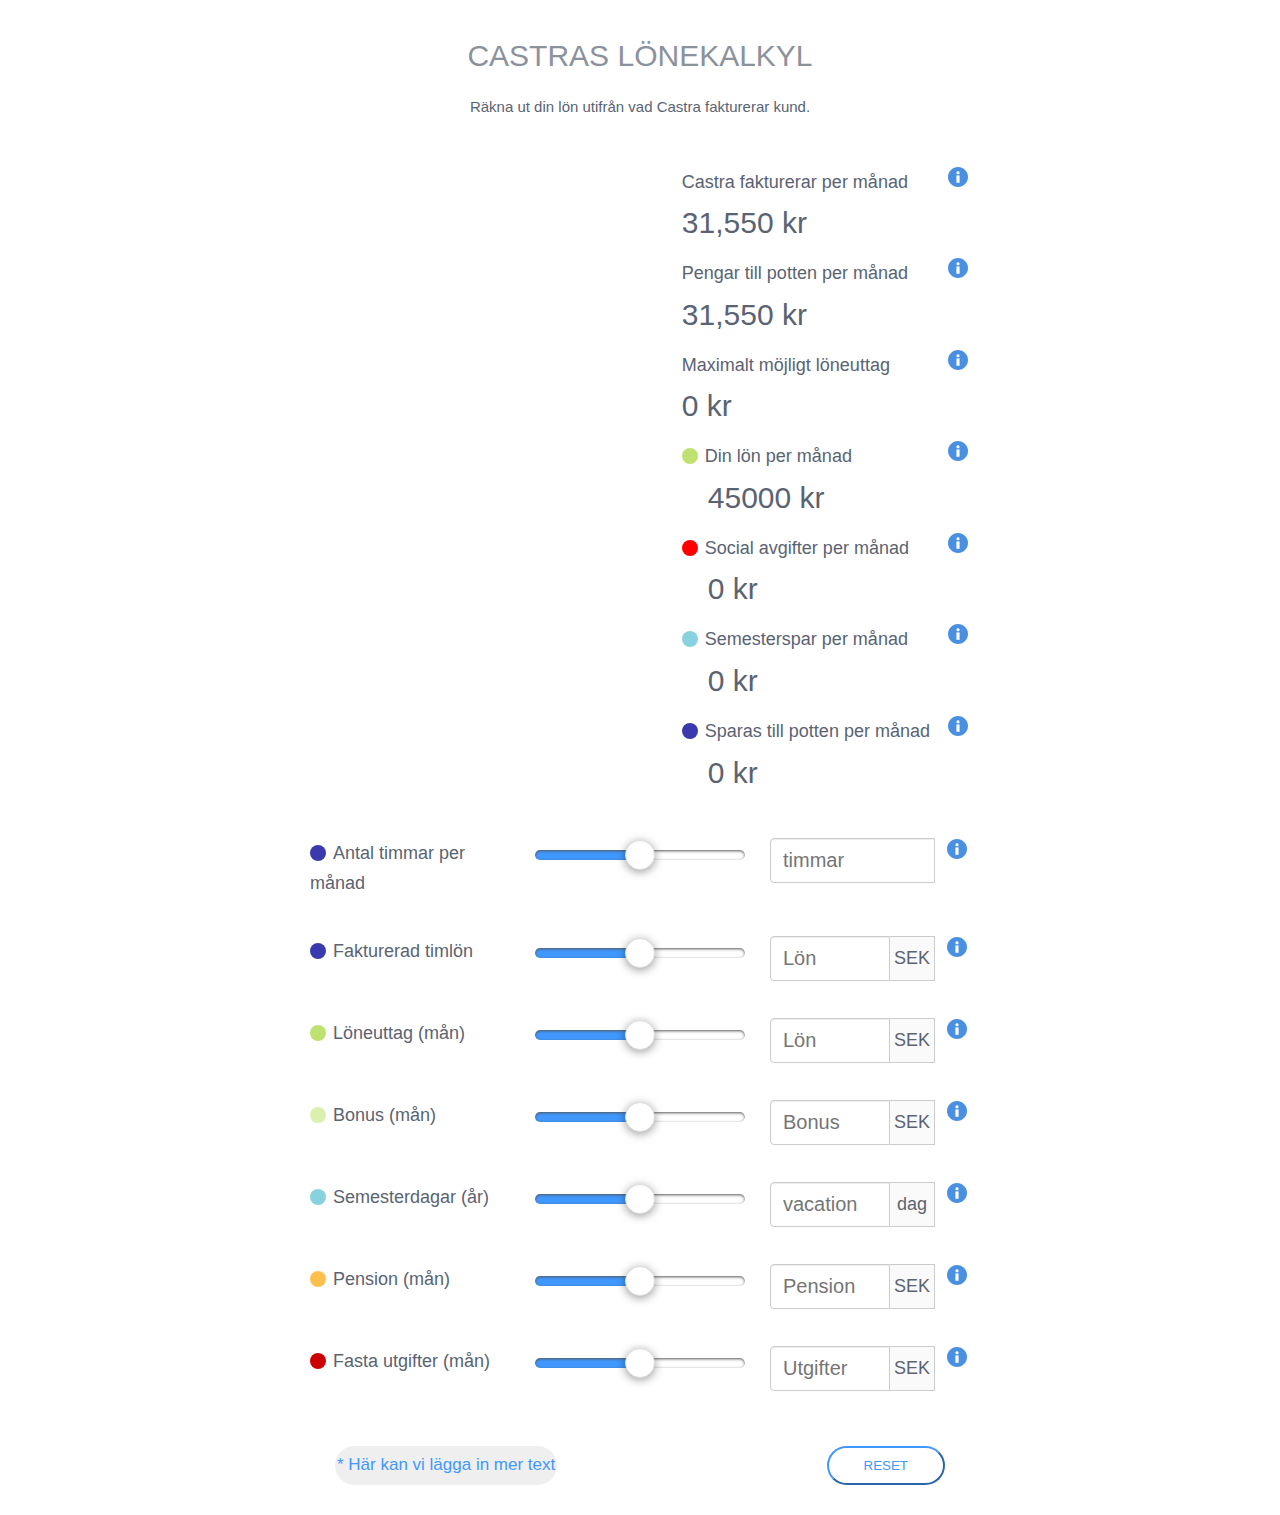
<file: castra-calculator-advanced/index.html>
<!DOCTYPE html>
<link rel="stylesheet" href="style.css">
<script src="https://d3js.org/d3.v7.min.js"></script>
    <header class="header">
        <div class="header__text-box">
            <h1 class="heading-primary">
                CASTRAS LÖNEKALKYL
            </h1>
            <h2 class="heading-secondary">
                Räkna ut din lön utifrån vad Castra fakturerar kund.
            </h2>
        </div>
    </header>
    <main>
        <section class="section-chart">
            <div class="chart-box">
                <div class="chart"></div>
                <div class="chart__description">
                    <div class="chart__legend">
                        <div class="legend__box">
                            <h3 class="chart__description-label">
                                Castra fakturerar per månad
                                <span class="label--sub"></span>
                            </h3>
                            <p class="chart__description-value total_cost">31,550</p>
                        </div>
                        <div class="info">
                            <span class="info__icon"></span>
                            <div class="info__tooltip">
                                <h3 class="info__header">Castra fakturerar per månad</h3>
                                <p class="info__body">
                                    Castra fakturerar per månad
                                </p>
                            </div>
                        </div>
                    </div>
                    <div class="chart__legend">
                        <div class="legend__box">
                            <h3 class="chart__description-label">
                                Pengar till potten per månad
                                <span class="label--sub"></span>
                            </h3>
                            <p class="chart__description-value wage_pot">31,550</p>
                        </div>
                        <div class="info">
                            <span class="info__icon"></span>
                            <div class="info__tooltip">
                                <h3 class="info__header">Bruttokontot</h3>
                                <p class="info__body">
                                    70% av det fakturerade beloppet tillfaller ditt bruttokonto
                                </p>
                            </div>
                        </div>
                    </div>
                    <div class="chart__legend">
                        <div class="legend__box">
                            <h3 class="chart__description-label label__colored-4">Maximalt möjligt löneuttag</h3>
                            <p class="chart__description-value max_salary">0</p>
                        </div>
                        <div class="info">
                            <span class="info__icon"></span>
                            <div class="info__tooltip">
                                <h3 class="info__header">Max lön</h3>
                                <p class="info__body">
                                    Vad du potentiellt skulle kunna ta ut i lön (inkl. obligatorisk 12% semesterspar), 
                                    förutsatt att ingenting annat förutom lön dras från potten.
                                </p>
                            </div>
                        </div>
                    </div>
                    <div class="chart__legend">
                        <div class="legend__box">
                            <h3 class="chart__description-label label__colored label__colored-8">Din lön per månad</h3>
                            <p class="chart__description-value monthly_salary">45000</p>
                        </div>
                        <div class="info">
                            <span class="info__icon"></span>
                            <div class="info__tooltip">
                                <h3 class="info__header">Ditt löneuttag</h3>
                                <p class="info__body">
                                    Lönen som du väljer att ta ut. Tänk på att gränsen för statlig inkomstskatt ligger på runt 45000kr per månad. Lön som du väljer att du ta ut utöver denna gräns kommer att bli ytterligare beskattad med 20% utöver ordinarie inkomstskatt.

                                    Du betalar endast inkomstskatt på denna summan, precis som på en vanlig lön. Sociala avgifter är redan avdraget.
                                </p>
                            </div>
                        </div>
                    </div>
                    <div class="chart__legend">
                        <div class="legend__box">
                            <h3 class="chart__description-label label__colored label__colored-6">Social avgifter per månad</h3>
                            <p class="chart__description-value social_tax_monthly">0</p>
                        </div>
                        <div class="info">
                            <span class="info__icon"></span>
                            <div class="info__tooltip">
                                <h3 class="info__header">Sociala avgifter</h3>
                                <p class="info__body">
                                    År 2022 ligger arbetsgivaravgiften på 31,42%.

                                    Sociala avgifter för pensionssparande på 22% räknas även in här.
                                </p>
                            </div>
                        </div>
                    </div>
                    <div class="chart__legend">
                        <div class="legend__box">
                            <h3 class="chart__description-label label__colored label__colored-5">Semesterspar per månad</h3>
                            <p class="chart__description-value vacation_monthly">0</p>
                        </div>
                        <div class="info">
                            <span class="info__icon"></span>
                            <div class="info__tooltip">
                                <h3 class="info__header">Semestersparande per månad</h3>
                                <p class="info__body">
                                    Pengar som lagts undan för att finansiera dina semesterdagar
                                </p>
                            </div>
                        </div>
                    </div>
                    <div class="chart__legend">
                        <div class="legend__box">
                            <h3 class="chart__description-label label__colored label__colored-3">Sparas till potten per månad</h3>
                            <p class="chart__description-value wage_pot_remaining">0</p>
                        </div>
                        <div class="info">
                            <span class="info__icon"></span>
                            <div class="info__tooltip">
                                <h3 class="info__header">Bruttokontot</h3>
                                <p class="info__body">
                                    Resterande summa för tillfaller ditt bruttokonto efter löneuttag, semesterspar, sociala avgifter och de 30% som tillfaller Castra.
                                </p>
                            </div>
                        </div>
                    </div>
                </div>
            </div>
        </section>
        <section class="section-chart-controllers">
            <div class="controllers-box">
                <div class="controller-row row" id="hours">
                    <div class="col-1-of-3">
                        <h3 class="chart__description-label label__colored label__colored-3">Antal timmar per månad</h3>
                    </div>
                    <div class="col-1-of-3">
                        <input type="range" class="calc__slider">
                    </div>
                    <div class="col-1-of-3">
                        <span class="calc__input-group">
                            <!-- <span class="calc__input-group-addon">SEK</span> -->
                            <input type="number" class="calc__input" placeholder="timmar">
                            <div class="info-box">
                                <div class="info">
                                    <span class="info__icon"></span>
                                    <div class="info__tooltip">
                                        <h3 class="info__header">Antal timmar per månad</h3>
                                        <p class="info__body">
                                            En månad snittar ungefär 168 arbetstimmar, heltid.

                                            Den kortaste månaden innehar 144-152 arbetstimmar. Den längsta 176-184 timmar, beroende på år.
                                        </p>
                                    </div>
                                </div>
                            </div>
                        </span>
                    </div>
                </div>
                <div class="controller-row row" id="billed_hourly">
                    <div class="col-1-of-3">
                        <h3 class="chart__description-label label__colored label__colored-3">Fakturerad timlön</h3>
                    </div>
                    <div class="col-1-of-3">
                        <input type="range" class="calc__slider">
                    </div>
                    <div class="col-1-of-3">
                        <span class="calc__input-group">
                            <input type="number" class="calc__input" placeholder="Lön">
                            <span class="calc__input-group-addon">SEK</span>
                            <div class="info-box">
                                <div class="info">
                                    <span class="info__icon"></span>
                                    <div class="info__tooltip">
                                        <h3 class="info__header">Fakturerad timlön</h3>
                                        <p class="info__body">
                                            Det som Castra fakturerar kund, per arbetad timme.
                                        </p>
                                    </div>
                                </div>
                            </div>
                        </span>
                    </div>
                </div>
                <div class="controller-row row" id="monthly_salary">
                    <div class="col-1-of-3">
                        <h3 class="chart__description-label label__colored label__colored-8">Löneuttag (mån)</h3>
                    </div>
                    <div class="col-1-of-3">
                        <input type="range" class="calc__slider">
                    </div>
                    <div class="col-1-of-3">
                        <span class="calc__input-group">
                            <input type="number" class="calc__input" placeholder="Lön">
                            <span class="calc__input-group-addon">SEK</span>
                            <div class="info-box">
                                <div class="info">
                                    <span class="info__icon"></span>
                                    <div class="info__tooltip">
                                        <h3 class="info__header">Löneuttag</h3>
                                        <p class="info__body">
                                            Lönen som du väljer att ta ut. Tänk på att gränsen för statlig inkomstskatt ligger på runt 45000kr per månad. Lön som du väljer att du ta ut utöver denna gräns kommer att bli beskattad runt 50%.
                                        </p>
                                    </div>
                                </div>
                            </div>
                        </span>
                    </div>
                </div>
                <div class="controller-row row" id="bonus">
                    <div class="col-1-of-3">
                        <h3 class="chart__description-label label__colored label__colored-2">Bonus (mån)</h3>
                    </div>
                    <div class="col-1-of-3">
                        <input type="range" class="calc__slider">
                    </div>
                    <div class="col-1-of-3">
                        <span class="calc__input-group">
                            <input type="number" class="calc__input" placeholder="Bonus">
                            <span class="calc__input-group-addon">SEK</span>
                            <div class="info-box">
                                <div class="info">
                                    <span class="info__icon"></span>
                                    <div class="info__tooltip">
                                        <h3 class="info__header">Bonus från bruttokontot</h3>
                                        <p class="info__body">
                                            Extra tillslag på din lön, som belastar ditt bruttokonto.

                                            Du behöver inte spara 12% till semesterkontot av vad du tar ut i bonus.

                                            Tänk på att du alltid måste ha pengar kvar på bruttokontot för att täcka dina semesterdagar.
                                        </p>
                                    </div>
                                </div>
                            </div>
                        </span>
                    </div>
                </div>
                <div class="controller-row row" id="vacation_days">
                    <div class="col-1-of-3">
                        <h3 class="chart__description-label label__colored label__colored-5">Semesterdagar (år)</h3>
                    </div>
                    <div class="col-1-of-3">
                        <input type="range" class="calc__slider">
                    </div>
                    <div class="col-1-of-3">
                        <span class="calc__input-group">
                            <input type="number" class="calc__input" placeholder="vacation">
                            <span class="calc__input-group-addon">dag</span>
                            <div class="info-box">
                                <div class="info">
                                    <span class="info__icon"></span>
                                    <div class="info__tooltip">
                                        <h3 class="info__header">Semester</h3>
                                        <p class="info__body">
                                            Du bör åsidosätta 12% av din lön varje månad till semester.

                                            Ett år har ungefär 253 arbetsdagar. Du tjänar inte in "semester" under dina semesterdagar som konsult.

                                            Desto fler semesterdagar du tar ut per år, desto mer måste du spara per månad.

                                            Exempel: Om du tar ut hälften av dagarna (253 / 2) i semester, så har du bara 126 arbetsdagar på dig
                                            att jobba in din semester. Du måste då lägga undan motsvarande 100% av din lön per månad till semester.

                                        </p>
                                    </div>
                                </div>
                            </div>
                        </span>
                    </div>
                </div>
                <div class="controller-row row" id="pension">
                    <div class="col-1-of-3">
                        <h3 class="chart__description-label label__colored label__colored-9">Pension (mån)</h3>
                    </div>
                    <div class="col-1-of-3">
                        <input type="range" class="calc__slider">
                    </div>
                    <div class="col-1-of-3">
                        <span class="calc__input-group">
                            <input type="number" class="calc__input" placeholder="Pension">
                            <span class="calc__input-group-addon">SEK</span>
                            <div class="info-box">
                                <div class="info">
                                    <span class="info__icon"></span>
                                    <div class="info__tooltip">
                                        <h3 class="info__header">Pension från bruttokontot</h3>
                                        <p class="info__body">
                                            Pensionssparande varje månad som tas direkt från bruttokontot.

                                            Pensionssparande beskattas med 22%.
                                        </p>
                                    </div>
                                </div>
                            </div>
                        </span>
                    </div>
                </div>
                <div class="controller-row row" id="expenses">
                    <div class="col-1-of-3">
                        <h3 class="chart__description-label label__colored label__colored-10">Fasta utgifter (mån)</h3>
                    </div>
                    <div class="col-1-of-3">
                        <input type="range" class="calc__slider">
                    </div>
                    <div class="col-1-of-3">
                        <span class="calc__input-group">
                            <input type="number" class="calc__input" placeholder="Utgifter">
                            <span class="calc__input-group-addon">SEK</span>
                            <div class="info-box">
                                <div class="info">
                                    <span class="info__icon"></span>
                                    <div class="info__tooltip">
                                        <h3 class="info__header">Fasta utgifter</h3>
                                        <p class="info__body">
                                            Utgifter som tas från bruttokontot, så som car leasing, mobilabonnemang, friskvård, försäkringar, osv.
                                        </p>
                                    </div>
                                </div>
                            </div>
                        </span>
                    </div>
                </div>
            </div>
            <div class="section-chart-controllers__footer">
                <button class="btn btn-link btn__toggle-modal">
                    * Här kan vi lägga in mer text
                </button>
                <button class="btn btn-secondary btn__reset">
                    Reset
                </button>
            </div>
        </section>
    </main>
    <div class="dialog">
        <div class="modal-backdrop"></div>
        <div class="modal">
            <div class="modal__header">
                <span class="modal__header__text">Lorem ipsum:</span>
                <span class="modal__header__close btn__toggle-modal">&Cross;</span>
            </div>
            <div class="modal__content">
                <p>
                    Lorem ipsum dolor sit amet, consectetur adipiscing elit, sed do eiusmod tempor incididunt ut labore et dolore magna aliqua. Ut enim ad minim veniam, quis nostrud exercitation ullamco laboris nisi ut aliquip ex ea commodo consequat. Duis aute irure dolor in reprehenderit in voluptate velit esse cillum dolore eu fugiat nulla pariatur. Excepteur sint occaecat cupidatat non proident, sunt in culpa qui officia deserunt mollit anim id est laborum.
                </p>
                <h2 class="modal__content-header">
                    Lorem ipsum:
                </h2>
                <p>
                    Lorem ipsum dolor sit amet, consectetur adipiscing elit, sed do eiusmod tempor incididunt ut labore et dolore magna aliqua. Ut enim ad minim veniam, quis nostrud exercitation ullamco laboris nisi ut aliquip ex ea commodo consequat. Duis aute irure dolor in reprehenderit in voluptate velit esse cillum dolore eu fugiat nulla pariatur. Excepteur sint occaecat cupidatat non proident, sunt in culpa qui officia deserunt mollit anim id est laborum.
                </p>
                <p>
                    Lorem ipsum dolor sit amet, consectetur adipiscing elit, sed do eiusmod tempor incididunt ut labore et dolore magna aliqua. Ut enim ad minim veniam, quis nostrud exercitation ullamco laboris nisi ut aliquip ex ea commodo consequat. Duis aute irure dolor in reprehenderit in voluptate velit esse cillum dolore eu fugiat nulla pariatur. Excepteur sint occaecat cupidatat non proident, sunt in culpa qui officia deserunt mollit anim id est laborum.
                </p>
                <p>
                    The payment amount does not include title, license or registration fees.
                    Payment amounts may be different due to various factors such as fees, specials,
                    rebates, term, down payment, trade-in, applicable tax rate, and creditworthiness of
                    the customer. Please contact your selected dealer or lender for program details and actual terms.
                </p>
                <h2 class="modal__content-header">
                    Lorem ipsum:
                </h2>
                <p>
                    Lorem ipsum dolor sit amet, consectetur adipiscing elit, sed do eiusmod tempor incididunt ut labore et dolore magna aliqua. Ut enim ad minim veniam, quis nostrud exercitation ullamco laboris nisi ut aliquip ex ea commodo consequat. Duis aute irure dolor in reprehenderit in voluptate velit esse cillum dolore eu fugiat nulla pariatur. Excepteur sint occaecat cupidatat non proident, sunt in culpa qui officia deserunt mollit anim id est laborum.
                </p>
                <p>
                    Lorem ipsum dolor sit amet, consectetur adipiscing elit, sed do eiusmod tempor incididunt ut labore et dolore magna aliqua. Ut enim ad minim veniam, quis nostrud exercitation ullamco laboris nisi ut aliquip ex ea commodo consequat. Duis aute irure dolor in reprehenderit in voluptate velit esse cillum dolore eu fugiat nulla pariatur. Excepteur sint occaecat cupidatat non proident, sunt in culpa qui officia deserunt mollit anim id est laborum.
                </p>
            </div>
            <div class="modal__footer">
                <button class="btn btn-secondary btn_close btn__toggle-modal">
                    Close
                </button>
            </div>
        </div>
    </div>
    <script src="main.js"></script>
</html>
</file>
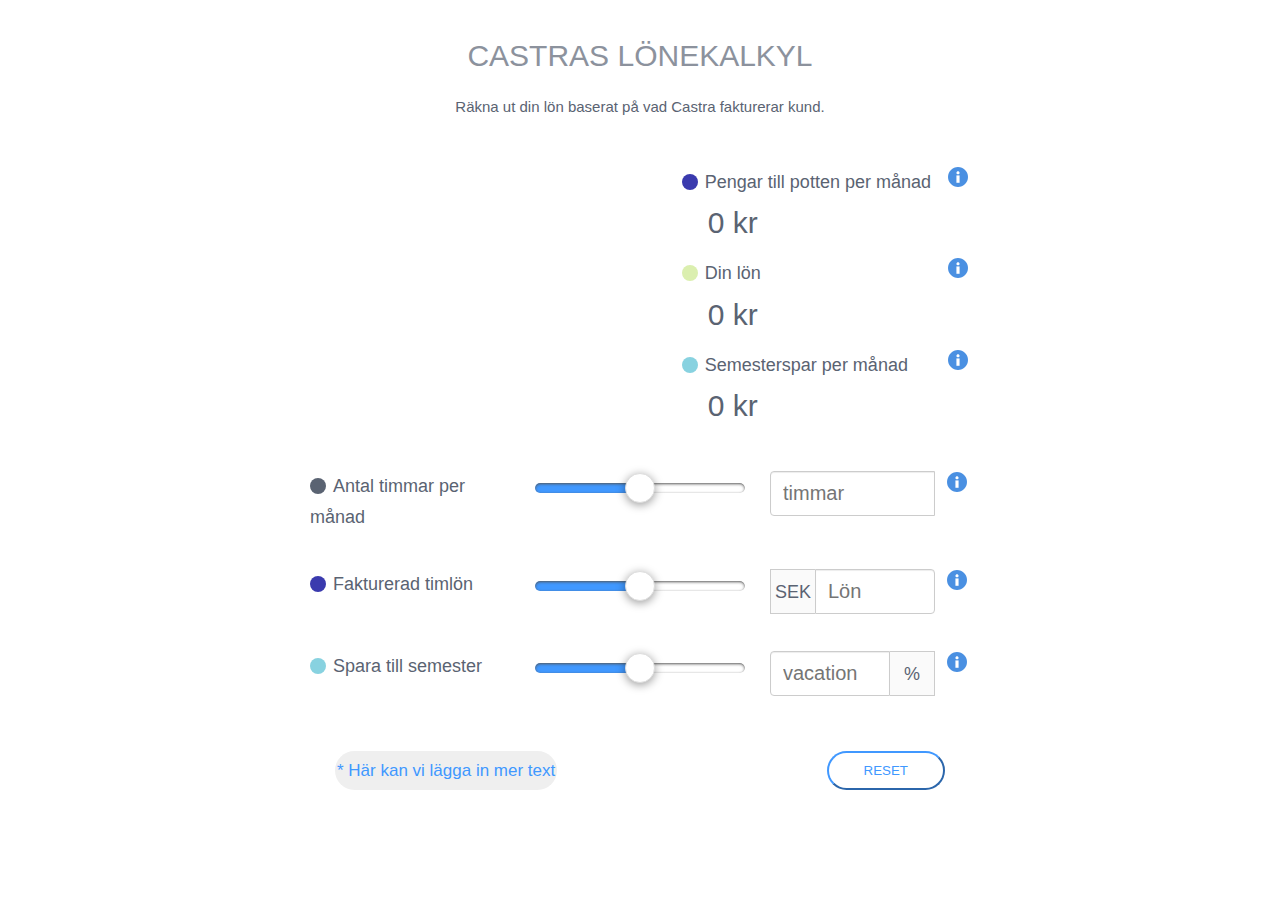
<file: castra-calculator-simple/index.html>
<!DOCTYPE html>
<link rel="stylesheet" href="style.css">
<script src="https://d3js.org/d3.v7.min.js"></script>
    <header class="header">
        <div class="header__text-box">
            <h1 class="heading-primary">
                CASTRAS LÖNEKALKYL
            </h1>
            <h2 class="heading-secondary">
                Räkna ut din lön baserat på vad Castra fakturerar kund.
            </h2>
        </div>
    </header>
    <main>
        <section class="section-chart">
            <div class="chart-box">
                <div class="chart"></div>
                <div class="chart__description">
                    <div class="chart__legend">
                        <div class="legend__box">
                            <h3 class="chart__description-label label__colored label__colored-2">Pengar till potten per månad</h3>
                            <p class="chart__description-value wage_pot">0</p>
                        </div>
                        <div class="info">
                            <span class="info__icon"></span>
                            <div class="info__tooltip">
                                <h3 class="info__header">Bruttokontot</h3>
                                <p class="info__body">
                                    Av det totala fakturerade beloppet tillfaller 70% ditt bruttokonto, 30% går till Castra.
                                </p>
                            </div>
                        </div>
                    </div>
                    <div class="chart__legend">
                        <div class="legend__box">
                            <h3 class="chart__description-label label__colored label__colored-1">Din lön</h3>
                            <p class="chart__description-value salary">0</p>
                        </div>
                        <div class="info">
                            <span class="info__icon"></span>
                            <div class="info__tooltip">
                                <h3 class="info__header">Din bruttolön, innan inkomstskatt</h3>
                                <p class="info__body">
                                    Din maximala lön du kan ta ut, efter att sociala avgifter (arbetsgivaravgift) och semestersparande
                                    dragits av.

                                    År 2022 ligger arbetsgivaravgiften på 31,42%.

                                    Sociala avgifter dras ej av från hela beloppet som tillfaller bruttokontot, utan endast från
                                    den lön du tar ut.
                                </p>
                            </div>
                        </div>
                    </div>
                    <div class="chart__legend">
                        <div class="legend__box">
                            <h3 class="chart__description-label label__colored label__colored-4">Semesterspar per månad</h3>
                            <p class="chart__description-value vacation_monthly">0</p>
                        </div>
                        <div class="info">
                            <span class="info__icon"></span>
                            <div class="info__tooltip">
                                <h3 class="info__header">Semestersparande per månad</h3>
                                <p class="info__body">
                                    Pengar som lagts undan för att finansiera dina semesterdagar.
                                </p>
                            </div>
                        </div>
                    </div>
                </div>
            </div>
        </section>
        <section class="section-chart-controllers">
            <div class="controllers-box">
                <div class="controller-row row" id="hours">
                    <div class="col-1-of-3">
                        <h3 class="chart__description-label label__colored label__colored-3">Antal timmar per månad</h3>
                    </div>
                    <div class="col-1-of-3">
                        <input type="range" class="calc__slider">
                    </div>
                    <div class="col-1-of-3">
                        <span class="calc__input-group">
                            <!-- <span class="calc__input-group-addon">SEK</span> -->
                            <input type="number" class="calc__input" placeholder="timmar">
                            <div class="info-box">
                                <div class="info">
                                    <span class="info__icon"></span>
                                    <div class="info__tooltip">
                                        <h3 class="info__header">Antal timmar per månad</h3>
                                        <p class="info__body">
                                            En månad snittar ungefär 168 arbetstimmar, heltid.

                                            Den kortaste månaden innehar 144-152 arbetstimmar. Den längsta 176-184 timmar.
                                        </p>
                                    </div>
                                </div>
                            </div>
                        </span>
                    </div>
                </div>
                <div class="controller-row row" id="billed_hourly">
                    <div class="col-1-of-3">
                        <h3 class="chart__description-label label__colored label__colored-2">Fakturerad timlön</h3>
                    </div>
                    <div class="col-1-of-3">
                        <input type="range" class="calc__slider">
                    </div>
                    <div class="col-1-of-3">
                        <span class="calc__input-group">
                            <span class="calc__input-group-addon">SEK</span>
                            <input type="number" class="calc__input" placeholder="Lön">
                            <div class="info-box">
                                <div class="info">
                                    <span class="info__icon"></span>
                                    <div class="info__tooltip">
                                        <h3 class="info__header">Fakturerad timlön</h3>
                                        <p class="info__body">
                                            Det som Castra fakturerar kund, per arbetad timme.
                                        </p>
                                    </div>
                                </div>
                            </div>
                        </span>
                    </div>
                </div>
                <div class="controller-row row" id="vacation_rate">
                    <div class="col-1-of-3">
                        <h3 class="chart__description-label label__colored label__colored-4">Spara till semester</h3>
                    </div>
                    <div class="col-1-of-3">
                        <input type="range" class="calc__slider">
                    </div>
                    <div class="col-1-of-3">
                        <span class="calc__input-group">
                            <input type="number" class="calc__input" placeholder="vacation">
                            <span class="calc__input-group-addon">%</span>
                            <div class="info-box">
                                <div class="info">
                                    <span class="info__icon"></span>
                                    <div class="info__tooltip">
                                        <h3 class="info__header">Semester</h3>
                                        <p class="info__body">
                                            12% motsvarar 25 dagar semester, 15% motsvarar 30 dagar.
                                        </p>
                                    </div>
                                </div>
                            </div>
                        </span>
                    </div>
                </div>
            </div>
            <div class="section-chart-controllers__footer">
                <button class="btn btn-link btn__toggle-modal">
                    * Här kan vi lägga in mer text
                </button>
                <button class="btn btn-secondary btn__reset">
                    Reset
                </button>
            </div>
        </section>
    </main>
    <div class="dialog">
        <div class="modal-backdrop"></div>
        <div class="modal">
            <div class="modal__header">
                <span class="modal__header__text">Lorem ipsum:</span>
                <span class="modal__header__close btn__toggle-modal">&Cross;</span>
            </div>
            <div class="modal__content">
                <p>
                    Lorem ipsum dolor sit amet, consectetur adipiscing elit, sed do eiusmod tempor incididunt ut labore et dolore magna aliqua. Ut enim ad minim veniam, quis nostrud exercitation ullamco laboris nisi ut aliquip ex ea commodo consequat. Duis aute irure dolor in reprehenderit in voluptate velit esse cillum dolore eu fugiat nulla pariatur. Excepteur sint occaecat cupidatat non proident, sunt in culpa qui officia deserunt mollit anim id est laborum.
                </p>
                <h2 class="modal__content-header">
                    Lorem ipsum:
                </h2>
                <p>
                    Lorem ipsum dolor sit amet, consectetur adipiscing elit, sed do eiusmod tempor incididunt ut labore et dolore magna aliqua. Ut enim ad minim veniam, quis nostrud exercitation ullamco laboris nisi ut aliquip ex ea commodo consequat. Duis aute irure dolor in reprehenderit in voluptate velit esse cillum dolore eu fugiat nulla pariatur. Excepteur sint occaecat cupidatat non proident, sunt in culpa qui officia deserunt mollit anim id est laborum.
                </p>
                <p>
                    Lorem ipsum dolor sit amet, consectetur adipiscing elit, sed do eiusmod tempor incididunt ut labore et dolore magna aliqua. Ut enim ad minim veniam, quis nostrud exercitation ullamco laboris nisi ut aliquip ex ea commodo consequat. Duis aute irure dolor in reprehenderit in voluptate velit esse cillum dolore eu fugiat nulla pariatur. Excepteur sint occaecat cupidatat non proident, sunt in culpa qui officia deserunt mollit anim id est laborum.
                </p>
                <p>
                    The payment amount does not include title, license or registration fees.
                    Payment amounts may be different due to various factors such as fees, specials,
                    rebates, term, down payment, trade-in, applicable tax rate, and creditworthiness of
                    the customer. Please contact your selected dealer or lender for program details and actual terms.
                </p>
                <h2 class="modal__content-header">
                    Lorem ipsum:
                </h2>
                <p>
                    Lorem ipsum dolor sit amet, consectetur adipiscing elit, sed do eiusmod tempor incididunt ut labore et dolore magna aliqua. Ut enim ad minim veniam, quis nostrud exercitation ullamco laboris nisi ut aliquip ex ea commodo consequat. Duis aute irure dolor in reprehenderit in voluptate velit esse cillum dolore eu fugiat nulla pariatur. Excepteur sint occaecat cupidatat non proident, sunt in culpa qui officia deserunt mollit anim id est laborum.
                </p>
                <p>
                    Lorem ipsum dolor sit amet, consectetur adipiscing elit, sed do eiusmod tempor incididunt ut labore et dolore magna aliqua. Ut enim ad minim veniam, quis nostrud exercitation ullamco laboris nisi ut aliquip ex ea commodo consequat. Duis aute irure dolor in reprehenderit in voluptate velit esse cillum dolore eu fugiat nulla pariatur. Excepteur sint occaecat cupidatat non proident, sunt in culpa qui officia deserunt mollit anim id est laborum.
                </p>
            </div>
            <div class="modal__footer">
                <button class="btn btn-secondary btn_close btn__toggle-modal">
                    Close
                </button>
            </div>
        </div>
    </div>
    <script src="main.js"></script>
</html>
</file>
<file: castra-calculator-advanced/style.css>
*,
*::after,
*::before {
    margin: 0;
    padding: 0;
    box-sizing: inherit;
}

html {
    font-size: 62.5%;
}


@media (max-width: 991px) {
    html {
        font-size: 55%;
    }
}

@media (max-width: 575px) {
    html {
        font-size: 40%;
    }
}


body {
    padding: 3rem;
    box-sizing: border-box;
    font-family: 'Poppins', sans-serif;
    font-weight: 400;
    line-height: 1.7;
    color: rgb(90, 99, 114);
}

.heading-primary {
    color: rgb(140, 146, 157);
    font-weight: 400;
    margin-bottom: 1.25rem;
    text-transform: uppercase;
    text-align: center;
    font-size: 3rem;
}
.heading-secondary {
    font-size: 1.5rem;
    font-weight: 200;
    margin-bottom: 1.75rem;
    text-align: center;
}

main {
    max-width: 66rem;
    margin: 0 auto;
}

/* Layout */

.row {
    margin: 0 auto;
    display: flex;
    flex-direction: row;
}

[class^="col-"] {
    float: left;
}

[class^="col-"]:not(:last-child) {
    margin-right: 1.5rem;
}

.col-1-of-2 {
    width: calc(50% - 0.5 * 1.5rem);
}

.col-1-of-3 {
    width: calc((100% - 2 * 1.5rem) / 3);
}

.col-2-of-3 {
    width: calc((200%  -  1.5rem) / 3);
}

.col-1-of-4 {
    width: calc(25% - 0.75 * 1.5rem);
}

.col-2-of-4 {
    width: calc(50% -  0.5 * 1.5rem);
}

.col-3-of-4 {
    width: calc(75% - 0.25 * 1.5rem);
}

/* CHART */
.chart-box {
    max-width: 66rem;
    margin: 0 auto;
    padding: 3rem 0;
    display: flex;
    position: relative;
}
.chart {
    width: 50%;
    height: 50%;
    position: relative;
    margin-right: 3.5rem;
}

.tooltip {
    position: absolute;
    display: none;
    padding: .5rem;
    border-radius: .3rem;
    pointer-events: none;
    background-color: rgba(0, 0, 0, .7);
    color: #fff;
    transition: .3s;
    z-index: 100;
    align-items: center;
}
.tooltip:after {
    content: "";
    position: absolute;
    width: 0;
    height: 0;
    border-width: .6rem;
    border-style: solid;
}

.tooltip.north {
    transform: translate(-50%, .6rem);
    left: 0px;
}
.tooltip.north:after {
    border-color: transparent transparent rgba(0, 0, 0, .7) transparent;
    top: -1.2rem;
    left: calc(50% - .6rem);
}

.tooltip.west {
    transform: translate(calc(-100% - .6rem), -50%);
}
.tooltip.west:after {
    border-color: transparent transparent transparent rgba(0, 0, 0, .7);
    top: calc(50% - .6rem);
    left: 100%;
}

.tooltip.east {
    transform: translate(.6rem, -50%);
}
.tooltip.east:after {
    border-color: transparent rgba(0, 0, 0, .7) transparent transparent;
    top: calc(50% - .6rem);
    left: -1.2rem
}


.tooltip.south {
    transform: translate(-50%, calc(-100% - .6rem));
}
.tooltip.south:after {
    border-color: rgba(0, 0, 0, .7) transparent transparent transparent;
    top: 100%;
    left: calc(50% - .6rem);
}

.tooltip .color-icon {
    width: 1.5rem;
    height: 1.5rem;
    margin-right: .5rem;
    border: 2px solid #ccc;
    flex: 1 0 auto;
}
.tooltip .label {
    flex: 2 0 auto;
}
.chart path{
    opacity: .9;
    stroke-width: 2;
    stroke: #fff;
}

.chart path:hover{
    opacity: 1;
    stroke: #ccc;
    z-index: 50;
}

.estimate {
    position: absolute;
    top: 50%;
    left: 50%;
    transform: translate(-50%, -50%);
    text-align: center;
}

.estimate__heading {
    text-transform: uppercase;
    font-size: 1.5rem;
    color: #333;
    width: 100%;
    margin-bottom: 2rem;
}

@media (max-width: 677px) {
    .estimate__heading {
        margin-bottom: .5rem;
    }
}

@media (max-width: 400px) {
    .estimate__heading {
        margin-bottom: 0;
    }
}

.estimate__value {
    font-size: 5.5rem;
    color: #4098FF;
    font-weight: 100;
}

@media (max-width: 677px) {
    .estimate__value {
       font-size: 4rem;
    }
}

.estimate__value:after {
    content: 'kr';
    font-size: 2.5rem;
    vertical-align: top;
}

.info {
    display: inline-block;
    vertical-align: top;
    width: 2.5rem;
    height: 2.5rem;
    text-align: center;
}

.info__tooltip {
    position: absolute;
    min-width: 45rem;
    width: auto;
    transform: translate(calc( -100% - 1rem), 3rem);

    display: none;
    background: #fff;
    z-index: 100;
    box-shadow: 0 1rem 4rem rgba(0, 0, 0, 0.15);
    border-radius: 3px;
    padding: 1.5rem;
    font-size: 1.5rem;
    pointer-events: none;
    text-align: left;
}

.info__tooltip.north {
    transform: translate(calc( -100% - 1rem), calc(-100% - 1rem));
}

.info__header {
    text-align: center;
    font-weight: 400;
}

.info__icon {
    background-image: url([data-uri]);
    width: 2rem;
    height: 2rem;
    background-size: 2rem;
    display: inline-block;
    cursor: pointer;
}

.info__icon:hover + .info__tooltip {
    display: inline-block;
}

.chart__description {
    font-size: 1.6rem;
    padding-left: 2.5rem;
    position: relative;
    justify-content: space-between;
    width: 50%;
}

.chart__legend {
    display: flex;
    justify-content: space-between;
    margin-bottom: 1rem;
}

.chart__description-label {
    font-size: 1.8rem;
    font-weight: 400;
}

.chart__description-value {
    font-size: 3rem;
    font-weight: 400;
}

.label__colored + .chart__description-value {
    margin-left: 2.6rem;
}

.chart__description-value:after {
    content: ' kr';
}

.label__colored:before {
    content: '';
    display: inline-block;
    border-radius: 50%;
    width: 1.6rem;
    height: 1.6rem;
    margin-right: .7rem;
    transform: translateY(.2rem);
}

.label__colored-1:before {
    background: #F79082;
}

.label__colored-2:before {
    background: #DBEFAF;
}

.label__colored-3:before {
    background: rgb(58, 58, 174);
}

.label__colored-4:before {
    background: #4098FF;
}

.label__colored-5:before {
    background: #88D2E0;
}
.label__colored-6:before {
    background: red;
}
/* .label__colored-7:before {
    background: red;
} */
.label__colored-8:before {
    background: #bee26f;
}
.label__colored-9:before {
    background: #ffc04d;
}
.label__colored-10:before {
    background: #cc0000;
}

.label--sub {
    display: block;
    font-size: 1.4rem;
}

/* Controllers */
.controllers-box {
    margin-bottom: 5.5rem;
}

/* Range Slider */

.calc__slider {
    -webkit-appearance: none;
    width: 100%;
    height: 1rem;
    border-radius: 5px;
    outline: none;
    -webkit-transition: .2s;
    transition: opacity .2s;
    display: block;
    margin-top: 1.2rem;
    box-shadow: inset 0 .1rem .3rem #555;
    background-image: linear-gradient(90deg, #4098FF 0%, #4098FF 50%, white 50%);
}

.calc__slider::-webkit-slider-thumb {
    -webkit-appearance: none;
    appearance: none;

    background: #fff;
    border: 1px solid #ddd;
    box-shadow: 0px 2px 10px 0px rgba(0, 0, 0, 0.4);
    width: 3rem;
    height: 3rem;
    border-radius: 50%;
    cursor: pointer;
    z-index: 1;
}

.calc__slider::-moz-range-thumb {
    width: 3rem;
    height: 3rem;
    border-radius: 50%;
    background: #4CAF50;
    cursor: pointer;
}

/* input box */
.controller-row {
    flex-wrap: wrap;
    justify-content: space-between;
}

.controller-row:not(:last-child) {
    margin-bottom: 3.7rem;
}

@media (max-width: 600px) {
    .controller-row {
        height: 10rem;
    }
    .controller-row [class^="col-"]:nth-child(2) {
        order: 1;
        flex: 0 1 100%;
    }
    .controller-row [class^="col-"]:nth-child(1),
    .controller-row [class^="col-"]:nth-child(3){
        flex: 0 1 48%;
    }
}

.calc__input-group {
    width: 100%;
    position: relative;
    display: table;
    border-collapse: separate;
    color: #5A6372;
    font-size: 1.8rem;
    text-shadow: 1px 1px 1px rgba(0, 0, 0, 0.004);
    padding-left: 1rem;
}
.calc__input-group-addon {
    display: table-cell;
    width: 4.5rem;
    height: 4.5rem;
    background-color: #FAFAFA;
    padding: 0;
    color: #5A6372;
    text-align: center;
    border: 1px solid #ccc;
    vertical-align: middle;
    border-radius: 0;
    font-weight: 300;
}
.calc__input-group-addon:first-child {
    border-right: 0;
}
.calc__input-group-addon:nth-child(2) {
    border-left: 0;
}


.calc__input {
    display: table-cell;
    position: relative;
    z-index: 2;
    width: 100%;
    padding: .6rem 1.2rem;
    color: #5A6372;
    background-color: #fff;
    border: 1px solid #ccc;
    border-radius: .4rem;
    box-shadow: inset 0 1px 1px rgba(0, 0, 0, 0.075);
    height: 4.5rem;
    font-size: 2rem;
    font-weight: 300;
}
.calc__input:focus {
    outline: 0;
    box-shadow: inset 0 1px 1px rgba(0, 0, 0, 0.075), 0 0 8px rgba(102, 175, 233, 0.6);
}
.calc__input-group .calc__input:first-child {
    border-top-right-radius: 0;
    border-bottom-right-radius: 0;
}
.calc__input-group .calc__input:nth-child(2) {
    border-top-left-radius: 0;
    border-bottom-left-radius: 0;
}

.info-box {
    display: table-cell;
    width: 3.5rem;
    text-align: right;
    vertical-align: top;
}

.section-chart-controllers__footer {
    display: flex;
    justify-content: space-between;
    padding: 0 2.5rem;
}

.btn {
    display: inline-block;
    font-weight: 500;
    border-width: 2px;
    border-radius: 4rem;
    cursor: pointer;
    outline: none;
    transition: background-color 0.2s linear, border-color 0.2s linear, color 0.2s linear;
}

.btn:hover {
    transform: translateY(-3px);
}

.btn:active {
    transform: translateY(0);
}

.btn-link {
    font-size: 1.7rem;
    padding: 0;
    text-decoration: none;
    color: #4098FF;
    border-color: transparent;
}

.btn-link:hover,
.btn-link:focus {
    background: transparent;
}

.btn-secondary {
    background-color: transparent;
    border-color: #4098FF;
    color: #4098FF;
    padding: 1rem 3.5rem;
    text-transform: uppercase;
}

.btn-secondary:hover,
.btn-secondary:focus {
    background-color: #4098FF;
    color: #fff;
}

/* DIALOG */
.dialog {
    display: none;
    position: fixed;
    top: 0;
    left: 0;
    width: 100%;
    z-index: 10;
    min-height: 100%;
    overflow: auto;
}
.dialog.open {
    display: block;
}

.modal-backdrop {
    opacity: 0.75;
    background-color: #232933;
    position: fixed;
    top: 0;
    right: 0;
    bottom: 0;
    left: 0;
    z-index: 1040;
}

.modal {
    position: absolute;
    box-shadow: 0 5px 15px rgba(0,0,0,.5);
    border-radius: .5rem;
    top: 1rem;
    left: 50%;
    transform: translateX(-50%);
    z-index: 1041;
    background-color: #fff;
    color: #5A6372;
    display: flex;
    flex-direction: column;
    justify-content: center;
    align-items: center;
    margin: 0 auto;
    padding: 1.5rem 0;
    width: 90%;
}
@media(min-width: 992px) {
    .modal {
        width: 900px;
    }
}
@media(min-width: 768px) {
    .modal {
        width: 600px;
    }
}

.modal__header {
    padding: 1rem 2rem;
    display: flex;
    justify-content: space-between;
    align-items: center;
    width: 100%;
    border-bottom: 1px solid rgb(229, 229, 229);
}

.modal__header__close {
    cursor: pointer;
    font-size: 2.1rem;
    font-weight: bold;
    line-height: 1;
    color: #000;
    text-shadow: 0 1px 0 #fff;
    transform: translateY(-.5rem);
    opacity: 0.5;
    transition: opacity .15s;
}
.modal__header__close:hover {
    opacity: 0.7;
}

.modal__header__text {
    font-size: 1.4rem;
}

.modal__content {
    padding: 1rem 2rem;
    text-align: center;
    color: rgb(90, 99, 114);
    font-size: 1.4rem;
}

.modal__content p:not(:last-child) {
    margin-bottom: 2rem;
}

.modal__content-header {
    text-decoration: underline;
    font-size: 1.6rem;
    font-weight: 400;
}

.modal__footer {
    padding: 1rem 2rem;
}
</file>
<file: castra-calculator-simple/style.css>
*,
*::after,
*::before {
    margin: 0;
    padding: 0;
    box-sizing: inherit;
}

html {
    font-size: 62.5%;
}


@media (max-width: 991px) {
    html {
        font-size: 55%;
    }
}

@media (max-width: 575px) {
    html {
        font-size: 40%;
    }
}


body {
    padding: 3rem;
    box-sizing: border-box;
    font-family: 'Poppins', sans-serif;
    font-weight: 400;
    line-height: 1.7;
    color: rgb(90, 99, 114);
}

.heading-primary {
    color: rgb(140, 146, 157);
    font-weight: 400;
    margin-bottom: 1.25rem;
    text-transform: uppercase;
    text-align: center;
    font-size: 3rem;
}
.heading-secondary {
    font-size: 1.5rem;
    font-weight: 200;
    margin-bottom: 1.75rem;
    text-align: center;
}

main {
    max-width: 66rem;
    margin: 0 auto;
}

/* Layout */

.row {
    margin: 0 auto;
    display: flex;
    flex-direction: row;
}

[class^="col-"] {
    float: left;
}

[class^="col-"]:not(:last-child) {
    margin-right: 1.5rem;
}

.col-1-of-2 {
    width: calc(50% - 0.5 * 1.5rem);
}

.col-1-of-3 {
    width: calc((100% - 2 * 1.5rem) / 3);
}

.col-2-of-3 {
    width: calc((200%  -  1.5rem) / 3);
}

.col-1-of-4 {
    width: calc(25% - 0.75 * 1.5rem);
}

.col-2-of-4 {
    width: calc(50% -  0.5 * 1.5rem);
}

.col-3-of-4 {
    width: calc(75% - 0.25 * 1.5rem);
}

/* CHART */
.chart-box {
    max-width: 66rem;
    margin: 0 auto;
    padding: 3rem 0;
    display: flex;
    position: relative;
}
.chart {
    width: 50%;
    height: 50%;
    position: relative;
    margin-right: 3.5rem;
}

.tooltip {
    position: absolute;
    display: none;
    padding: .5rem;
    border-radius: .3rem;
    pointer-events: none;
    background-color: rgba(0, 0, 0, .7);
    color: #fff;
    transition: .3s;
    z-index: 100;
    align-items: center;
}
.tooltip:after {
    content: "";
    position: absolute;
    width: 0;
    height: 0;
    border-width: .6rem;
    border-style: solid;
}

.tooltip.north {
    transform: translate(-50%, .6rem);
    left: 0px;
}
.tooltip.north:after {
    border-color: transparent transparent rgba(0, 0, 0, .7) transparent;
    top: -1.2rem;
    left: calc(50% - .6rem);
}

.tooltip.west {
    transform: translate(calc(-100% - .6rem), -50%);
}
.tooltip.west:after {
    border-color: transparent transparent transparent rgba(0, 0, 0, .7);
    top: calc(50% - .6rem);
    left: 100%;
}

.tooltip.east {
    transform: translate(.6rem, -50%);
}
.tooltip.east:after {
    border-color: transparent rgba(0, 0, 0, .7) transparent transparent;
    top: calc(50% - .6rem);
    left: -1.2rem
}


.tooltip.south {
    transform: translate(-50%, calc(-100% - .6rem));
}
.tooltip.south:after {
    border-color: rgba(0, 0, 0, .7) transparent transparent transparent;
    top: 100%;
    left: calc(50% - .6rem);
}

.tooltip .color-icon {
    width: 1.5rem;
    height: 1.5rem;
    margin-right: .5rem;
    border: 2px solid #ccc;
    flex: 1 0 auto;
}
.tooltip .label {
    flex: 2 0 auto;
}
.chart path{
    opacity: .9;
    stroke-width: 2;
    stroke: #fff;
}

.chart path:hover{
    opacity: 1;
    stroke: #ccc;
    z-index: 50;
}

.estimate {
    position: absolute;
    top: 50%;
    left: 50%;
    transform: translate(-50%, -50%);
    text-align: center;
}

.estimate__heading {
    text-transform: uppercase;
    font-size: 1.5rem;
    color: #333;
    width: 100%;
    margin-bottom: 2rem;
}

@media (max-width: 677px) {
    .estimate__heading {
        margin-bottom: .5rem;
    }
}

@media (max-width: 400px) {
    .estimate__heading {
        margin-bottom: 0;
    }
}

.estimate__value {
    font-size: 2.5rem;
    color: #4098FF;
    font-weight: 100;
}

@media (max-width: 677px) {
    .estimate__value {
       font-size: 4rem;
    }
}

.estimate__value:after {
    content: ' kr';
    font-size: 2.5rem;
    /* vertical-align: top; */
}

.info {
    display: inline-block;
    vertical-align: top;
    width: 2.5rem;
    height: 2.5rem;
    text-align: center;
}

.info__tooltip {
    position: absolute;
    min-width: 45rem;
    width: auto;
    transform: translate(calc( -100% - 1rem), 3rem);

    display: none;
    background: #fff;
    z-index: 100;
    box-shadow: 0 1rem 4rem rgba(0, 0, 0, 0.15);
    border-radius: 3px;
    padding: 1.5rem;
    font-size: 1.5rem;
    pointer-events: none;
    text-align: left;
}

.info__tooltip.north {
    transform: translate(calc( -100% - 1rem), calc(-100% - 1rem));
}

.info__header {
    text-align: center;
    font-weight: 400;
}

.info__icon {
    background-image: url([data-uri]);
    width: 2rem;
    height: 2rem;
    background-size: 2rem;
    display: inline-block;
    cursor: pointer;
}

.info__icon:hover + .info__tooltip {
    display: inline-block;
}

.chart__description {
    font-size: 1.6rem;
    padding-left: 2.5rem;
    position: relative;
    justify-content: space-between;
    width: 50%;
}

.chart__legend {
    display: flex;
    justify-content: space-between;
    margin-bottom: 1rem;
}

.chart__description-label {
    font-size: 1.8rem;
    font-weight: 400;
}

.chart__description-value {
    font-size: 3rem;
    font-weight: 400;
}

.label__colored + .chart__description-value {
    margin-left: 2.6rem;
}

.chart__description-value:after {
    content: ' kr';
}

.label__colored:before {
    content: '';
    display: inline-block;
    border-radius: 50%;
    width: 1.6rem;
    height: 1.6rem;
    margin-right: .7rem;
    transform: translateY(.2rem);
}

.label__colored-1:before {
    background: #DBEFAF;
}

.label__colored-2:before {
    background: rgb(58, 58, 174);
}

.label__colored-3:before {
    background: #5A6372;
}

.label__colored-4:before {
    background: #88D2E0;
}

.label__colored-5:before {
    background: #88D2E0;
}

.label--sub {
    display: block;
    font-size: 1.4rem;
}

/* Controllers */
.controllers-box {
    margin-bottom: 5.5rem;
}

/* Range Slider */

.calc__slider {
    -webkit-appearance: none;
    width: 100%;
    height: 1rem;
    border-radius: 5px;
    outline: none;
    -webkit-transition: .2s;
    transition: opacity .2s;
    display: block;
    margin-top: 1.2rem;
    box-shadow: inset 0 .1rem .3rem #555;
    background-image: linear-gradient(90deg, #4098FF 0%, #4098FF 50%, white 50%);
}

.calc__slider::-webkit-slider-thumb {
    -webkit-appearance: none;
    appearance: none;

    background: #fff;
    border: 1px solid #ddd;
    box-shadow: 0px 2px 10px 0px rgba(0, 0, 0, 0.4);
    width: 3rem;
    height: 3rem;
    border-radius: 50%;
    cursor: pointer;
    z-index: 1;
}

.calc__slider::-moz-range-thumb {
    width: 3rem;
    height: 3rem;
    border-radius: 50%;
    background: #4CAF50;
    cursor: pointer;
}

/* input box */
.controller-row {
    flex-wrap: wrap;
    justify-content: space-between;
}

.controller-row:not(:last-child) {
    margin-bottom: 3.7rem;
}

@media (max-width: 600px) {
    .controller-row {
        height: 10rem;
    }
    .controller-row [class^="col-"]:nth-child(2) {
        order: 1;
        flex: 0 1 100%;
    }
    .controller-row [class^="col-"]:nth-child(1),
    .controller-row [class^="col-"]:nth-child(3){
        flex: 0 1 48%;
    }
}

.calc__input-group {
    width: 100%;
    position: relative;
    display: table;
    border-collapse: separate;
    color: #5A6372;
    font-size: 1.8rem;
    text-shadow: 1px 1px 1px rgba(0, 0, 0, 0.004);
    padding-left: 1rem;
}
.calc__input-group-addon {
    display: table-cell;
    width: 4.5rem;
    height: 4.5rem;
    background-color: #FAFAFA;
    padding: 0;
    color: #5A6372;
    text-align: center;
    border: 1px solid #ccc;
    vertical-align: middle;
    border-radius: 0;
    font-weight: 300;
}
.calc__input-group-addon:first-child {
    border-right: 0;
}
.calc__input-group-addon:nth-child(2) {
    border-left: 0;
}


.calc__input {
    display: table-cell;
    position: relative;
    z-index: 2;
    width: 100%;
    padding: .6rem 1.2rem;
    color: #5A6372;
    background-color: #fff;
    border: 1px solid #ccc;
    border-radius: .4rem;
    box-shadow: inset 0 1px 1px rgba(0, 0, 0, 0.075);
    height: 4.5rem;
    font-size: 2rem;
    font-weight: 300;
}
.calc__input:focus {
    outline: 0;
    box-shadow: inset 0 1px 1px rgba(0, 0, 0, 0.075), 0 0 8px rgba(102, 175, 233, 0.6);
}
.calc__input-group .calc__input:first-child {
    border-top-right-radius: 0;
    border-bottom-right-radius: 0;
}
.calc__input-group .calc__input:nth-child(2) {
    border-top-left-radius: 0;
    border-bottom-left-radius: 0;
}

.info-box {
    display: table-cell;
    width: 3.5rem;
    text-align: right;
    vertical-align: top;
}

.section-chart-controllers__footer {
    display: flex;
    justify-content: space-between;
    padding: 0 2.5rem;
}

.btn {
    display: inline-block;
    font-weight: 500;
    border-width: 2px;
    border-radius: 4rem;
    cursor: pointer;
    outline: none;
    transition: background-color 0.2s linear, border-color 0.2s linear, color 0.2s linear;
}

.btn:hover {
    transform: translateY(-3px);
}

.btn:active {
    transform: translateY(0);
}

.btn-link {
    font-size: 1.7rem;
    padding: 0;
    text-decoration: none;
    color: #4098FF;
    border-color: transparent;
}

.btn-link:hover,
.btn-link:focus {
    background: transparent;
}

.btn-secondary {
    background-color: transparent;
    border-color: #4098FF;
    color: #4098FF;
    padding: 1rem 3.5rem;
    text-transform: uppercase;
}

.btn-secondary:hover,
.btn-secondary:focus {
    background-color: #4098FF;
    color: #fff;
}

/* DIALOG */
.dialog {
    display: none;
    position: fixed;
    top: 0;
    left: 0;
    width: 100%;
    z-index: 10;
    min-height: 100%;
    overflow: auto;
}
.dialog.open {
    display: block;
}

.modal-backdrop {
    opacity: 0.75;
    background-color: #232933;
    position: fixed;
    top: 0;
    right: 0;
    bottom: 0;
    left: 0;
    z-index: 1040;
}

.modal {
    position: absolute;
    box-shadow: 0 5px 15px rgba(0,0,0,.5);
    border-radius: .5rem;
    top: 1rem;
    left: 50%;
    transform: translateX(-50%);
    z-index: 1041;
    background-color: #fff;
    color: #5A6372;
    display: flex;
    flex-direction: column;
    justify-content: center;
    align-items: center;
    margin: 0 auto;
    padding: 1.5rem 0;
    width: 90%;
}
@media(min-width: 992px) {
    .modal {
        width: 900px;
    }
}
@media(min-width: 768px) {
    .modal {
        width: 600px;
    }
}

.modal__header {
    padding: 1rem 2rem;
    display: flex;
    justify-content: space-between;
    align-items: center;
    width: 100%;
    border-bottom: 1px solid rgb(229, 229, 229);
}

.modal__header__close {
    cursor: pointer;
    font-size: 2.1rem;
    font-weight: bold;
    line-height: 1;
    color: #000;
    text-shadow: 0 1px 0 #fff;
    transform: translateY(-.5rem);
    opacity: 0.5;
    transition: opacity .15s;
}
.modal__header__close:hover {
    opacity: 0.7;
}

.modal__header__text {
    font-size: 1.4rem;
}

.modal__content {
    padding: 1rem 2rem;
    text-align: center;
    color: rgb(90, 99, 114);
    font-size: 1.4rem;
}

.modal__content p:not(:last-child) {
    margin-bottom: 2rem;
}

.modal__content-header {
    text-decoration: underline;
    font-size: 1.6rem;
    font-weight: 400;
}

.modal__footer {
    padding: 1rem 2rem;
}
</file>
